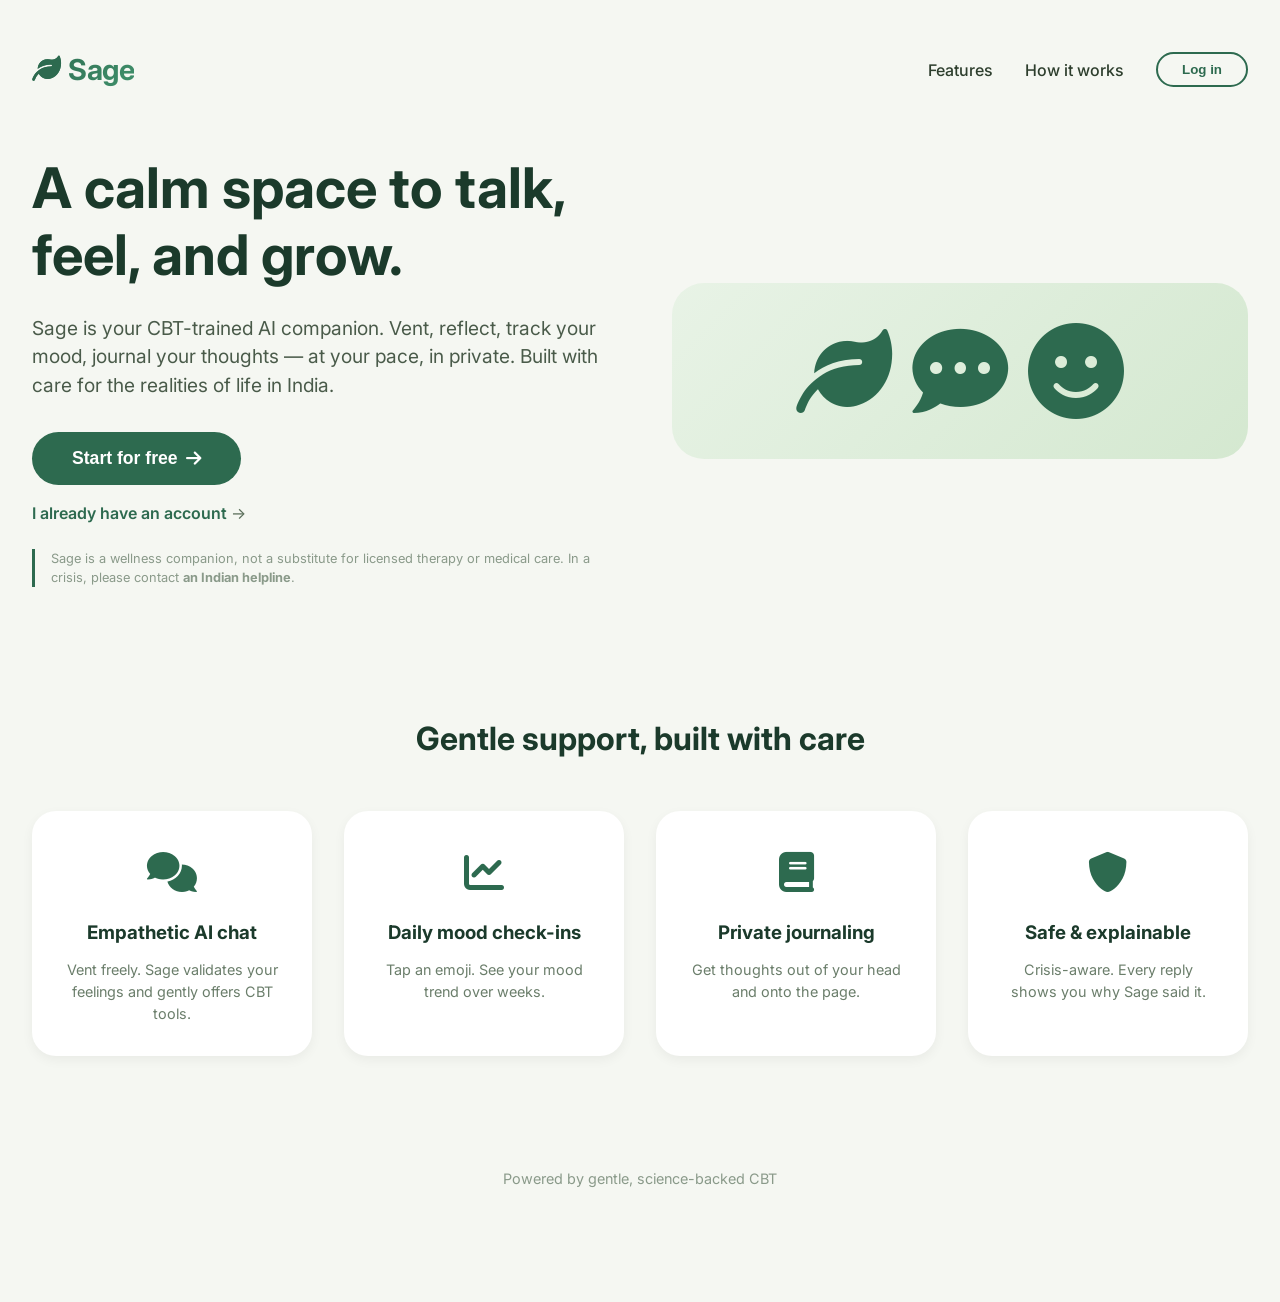
<file: frontend/index.html>
<!DOCTYPE html>
<html lang="en">
<head>
    <meta charset="UTF-8">
    <meta name="viewport" content="width=device-width, initial-scale=1.0, viewport-fit=cover">
    <title>Sage | AI Mental Health Companion for India</title>
    <link href="https://fonts.googleapis.com/css2?family=Inter:opsz,wght@14..32,300;14..32,400;14..32,500;14..32,600;14..32,700&display=swap" rel="stylesheet">
    <link rel="stylesheet" href="https://cdnjs.cloudflare.com/ajax/libs/font-awesome/6.0.0-beta3/css/all.min.css">
    <style>
        * {
            margin: 0;
            padding: 0;
            box-sizing: border-box;
        }

        body {
            font-family: 'Inter', sans-serif;
            background: #F5F7F2;
            color: #2D3E2D;
            line-height: 1.5;
            min-height: 100vh;
        }

        /* Landing Page Styles */
        .landing-container {
            max-width: 1280px;
            margin: 0 auto;
            padding: 2rem 2rem 4rem;
        }

        /* Navigation */
        .navbar {
            display: flex;
            justify-content: space-between;
            align-items: center;
            padding: 1rem 0 2rem;
            flex-wrap: wrap;
            gap: 1rem;
        }

        .logo {
            font-size: 1.8rem;
            font-weight: 700;
            letter-spacing: -0.02em;
            background: linear-gradient(135deg, #2D6A4F, #40916C);
            -webkit-background-clip: text;
            background-clip: text;
            color: transparent;
            display: flex;
            align-items: center;
            gap: 8px;
        }

        .logo i {
            background: none;
            -webkit-background-clip: unset;
            background-clip: unset;
            color: #2D6A4F;
        }

        .nav-links {
            display: flex;
            gap: 2rem;
            align-items: center;
            flex-wrap: wrap;
        }

        .nav-links a {
            text-decoration: none;
            color: #2D3E2D;
            font-weight: 500;
            transition: color 0.2s;
        }

        .nav-links a:hover {
            color: #2D6A4F;
        }

        .btn-login {
            background: transparent;
            border: 2px solid #2D6A4F;
            padding: 0.5rem 1.5rem;
            border-radius: 100px;
            cursor: pointer;
            font-weight: 600;
            color: #2D6A4F;
            transition: all 0.2s;
        }

        .btn-login:hover {
            background: #2D6A4F;
            color: white;
        }

        /* Hero Section */
        .hero {
            display: grid;
            grid-template-columns: 1fr 1fr;
            gap: 4rem;
            padding: 2rem 0 4rem;
            align-items: center;
        }

        .hero h1 {
            font-size: 3.5rem;
            font-weight: 700;
            line-height: 1.2;
            margin-bottom: 1.5rem;
            color: #1B3A2B;
        }

        .hero p {
            font-size: 1.2rem;
            color: #4A5B4A;
            margin-bottom: 2rem;
        }

        .btn-start {
            background: #2D6A4F;
            color: white;
            border: none;
            padding: 1rem 2.5rem;
            border-radius: 100px;
            font-size: 1.1rem;
            font-weight: 600;
            cursor: pointer;
            transition: all 0.2s;
            display: inline-flex;
            align-items: center;
            gap: 0.5rem;
        }

        .btn-start:hover {
            background: #1B4D3E;
            transform: translateY(-2px);
        }

        .login-link {
            margin-top: 1rem;
            color: #5A6E5A;
        }

        .login-link a {
            color: #2D6A4F;
            text-decoration: none;
            font-weight: 600;
            cursor: pointer;
        }

        .disclaimer {
            font-size: 0.8rem;
            color: #8A9A8A;
            margin-top: 1.5rem;
            border-left: 3px solid #2D6A4F;
            padding-left: 1rem;
        }

        .hero-image {
            background: linear-gradient(135deg, #E8F3E6, #D4E8D0);
            border-radius: 2rem;
            padding: 2rem;
            text-align: center;
        }

        .hero-image i {
            font-size: 6rem;
            color: #2D6A4F;
            margin: 0.5rem;
        }

        /* Features Grid */
        .features {
            padding: 4rem 0;
        }

        .features h2 {
            text-align: center;
            font-size: 2rem;
            margin-bottom: 3rem;
            color: #1B3A2B;
        }

        .features-grid {
            display: grid;
            grid-template-columns: repeat(auto-fit, minmax(250px, 1fr));
            gap: 2rem;
        }

        .feature-card {
            background: white;
            padding: 2rem;
            border-radius: 1.5rem;
            text-align: center;
            box-shadow: 0 4px 12px rgba(0,0,0,0.05);
            transition: transform 0.2s;
        }

        .feature-card:hover {
            transform: translateY(-5px);
        }

        .feature-icon {
            font-size: 2.5rem;
            color: #2D6A4F;
            margin-bottom: 1rem;
        }

        .feature-card h3 {
            margin-bottom: 0.75rem;
            color: #1B3A2B;
        }

        .feature-card p {
            color: #6B7E6B;
            font-size: 0.9rem;
        }

        .powered-by {
            text-align: center;
            padding: 3rem 0;
            color: #8A9A8A;
            font-size: 0.9rem;
        }

        /* Login Modal */
        .modal {
            display: none;
            position: fixed;
            top: 0;
            left: 0;
            width: 100%;
            height: 100%;
            background: rgba(0,0,0,0.5);
            justify-content: center;
            align-items: center;
            z-index: 1000;
        }

        .modal.active {
            display: flex;
        }

        .modal-content {
            background: white;
            border-radius: 2rem;
            padding: 2rem;
            max-width: 450px;
            width: 90%;
            position: relative;
        }

        .close-modal {
            position: absolute;
            top: 1rem;
            right: 1.5rem;
            font-size: 1.5rem;
            cursor: pointer;
            color: #8A9A8A;
        }

        .modal h2 {
            color: #1B3A2B;
            margin-bottom: 1.5rem;
        }

        .modal input {
            width: 100%;
            padding: 1rem;
            margin-bottom: 1rem;
            border: 1px solid #D4E0D0;
            border-radius: 1rem;
            font-size: 1rem;
            font-family: 'Inter', sans-serif;
        }

        .modal button {
            width: 100%;
            padding: 1rem;
            background: #2D6A4F;
            color: white;
            border: none;
            border-radius: 1rem;
            font-size: 1rem;
            font-weight: 600;
            cursor: pointer;
            margin-top: 0.5rem;
        }

        .google-btn {
            background: white !important;
            color: #2D3E2D !important;
            border: 1px solid #D4E0D0 !important;
            display: flex;
            align-items: center;
            justify-content: center;
            gap: 0.5rem;
        }

        .google-btn i {
            font-size: 1.2rem;
        }

        .divider {
            text-align: center;
            margin: 1rem 0;
            color: #8A9A8A;
            font-size: 0.8rem;
        }

        .switch-mode {
            text-align: center;
            margin-top: 1rem;
            color: #6B7E6B;
        }

        .switch-mode a {
            color: #2D6A4F;
            cursor: pointer;
            text-decoration: none;
            font-weight: 600;
        }

        .dev-badge {
            text-align: center;
            margin-top: 1rem;
            font-size: 0.7rem;
            color: #B0C4A0;
        }

        @media (max-width: 768px) {
            .hero {
                grid-template-columns: 1fr;
                text-align: center;
            }
            .hero h1 {
                font-size: 2.5rem;
            }
            .navbar {
                flex-direction: column;
            }
            .disclaimer {
                text-align: left;
            }
        }
    </style>
</head>
<body>
    <div class="landing-container">
        <nav class="navbar">
            <div class="logo">
                <i class="fas fa-leaf"></i> Sage
            </div>
            <div class="nav-links">
                <a href="#features">Features</a>
                <a href="#how-it-works">How it works</a>
                <button class="btn-login" onclick="openLoginModal()">Log in</button>
            </div>
        </nav>

        <div class="hero">
            <div>
                <h1>A calm space to talk, feel, and grow.</h1>
                <p>Sage is your CBT-trained AI companion. Vent, reflect, track your mood, journal your thoughts — at your pace, in private. Built with care for the realities of life in India.</p>
                <button class="btn-start" onclick="openLoginModal()">Start for free <i class="fas fa-arrow-right"></i></button>
                <div class="login-link"><a onclick="openLoginModal()">I already have an account</a> →</div>
                <div class="disclaimer">Sage is a wellness companion, not a substitute for licensed therapy or medical care. In a crisis, please contact <strong>an Indian helpline</strong>.</div>
            </div>
            <div class="hero-image">
                <i class="fas fa-leaf"></i>
                <i class="fas fa-comment-dots"></i>
                <i class="fas fa-smile"></i>
            </div>
        </div>

        <div class="features" id="features">
            <h2>Gentle support, built with care</h2>
            <div class="features-grid">
                <div class="feature-card">
                    <div class="feature-icon"><i class="fas fa-comments"></i></div>
                    <h3>Empathetic AI chat</h3>
                    <p>Vent freely. Sage validates your feelings and gently offers CBT tools.</p>
                </div>
                <div class="feature-card">
                    <div class="feature-icon"><i class="fas fa-chart-line"></i></div>
                    <h3>Daily mood check-ins</h3>
                    <p>Tap an emoji. See your mood trend over weeks.</p>
                </div>
                <div class="feature-card">
                    <div class="feature-icon"><i class="fas fa-book"></i></div>
                    <h3>Private journaling</h3>
                    <p>Get thoughts out of your head and onto the page.</p>
                </div>
                <div class="feature-card">
                    <div class="feature-icon"><i class="fas fa-shield-alt"></i></div>
                    <h3>Safe & explainable</h3>
                    <p>Crisis-aware. Every reply shows you why Sage said it.</p>
                </div>
            </div>
        </div>

        <div class="powered-by">Powered by gentle, science-backed CBT</div>
    </div>

    <!-- Login Modal -->
    <div id="loginModal" class="modal">
        <div class="modal-content">
            <span class="close-modal" onclick="closeLoginModal()">&times;</span>
            <h2 id="modalTitle">Sign in to Sage</h2>
            <button id="googleBtn" class="google-btn" onclick="handleGoogleLogin()">
                <i class="fab fa-google"></i> Continue with Google
            </button>
            <div id="googleInfo" class="dev-badge"></div>
            <div class="divider">or</div>
            <input type="text" id="loginUsername" placeholder="Username or Email">
            <input type="password" id="loginPassword" placeholder="Password">
            <button id="submitBtn" onclick="handleAuth()">Continue</button>
            <div class="switch-mode">
                <span id="switchText">Don't have an account?</span>
                <a id="switchLink" onclick="toggleAuthMode()">Sign up</a>
            </div>
            <div class="dev-badge">Development mode</div>
        </div>
    </div>

    <script>
        // API Configuration
        const API_URL = 'https://sage-ai-based-mental-health-support-system-production.up.railway.app/api';
        let isLoginMode = true;
        let authToken = localStorage.getItem('token');

        // Modal functions
        function openLoginModal() {
            document.getElementById('loginModal').classList.add('active');
        }

        function closeLoginModal() {
            document.getElementById('loginModal').classList.remove('active');
        }

        function toggleAuthMode() {
            isLoginMode = !isLoginMode;
            if (isLoginMode) {
                document.getElementById('modalTitle').innerText = 'Sign in to Sage';
                document.getElementById('submitBtn').innerText = 'Continue';
                document.getElementById('switchText').innerText = "Don't have an account?";
                document.getElementById('switchLink').innerText = 'Sign up';
            } else {
                document.getElementById('modalTitle').innerText = 'Create account';
                document.getElementById('submitBtn').innerText = 'Sign up';
                document.getElementById('switchText').innerText = 'Already have an account?';
                document.getElementById('switchLink').innerText = 'Sign in';
            }
        }

        async function handleAuth() {
            const username = document.getElementById('loginUsername').value.trim();
            const password = document.getElementById('loginPassword').value;
            const endpoint = isLoginMode ? `${API_URL}/auth/login` : `${API_URL}/auth/register`;

            if (!username || !password) {
                alert('Please enter username and password');
                return;
            }

            try {
                const response = await fetch(endpoint, {
                    method: 'POST',
                    headers: { 'Content-Type': 'application/json' },
                    body: JSON.stringify({ username, password })
                });
                const data = await response.json();
                
                if (response.ok) {
                    localStorage.setItem('token', data.data.token);
                    localStorage.setItem('user', JSON.stringify(data.data.user));
                    window.location.href = 'dashboard.html';
                } else {
                    alert(data.error || 'Authentication failed');
                }
            } catch (error) {
                // Demo mode fallback
                if (username === 'testuser' && password === 'pass123') {
                    localStorage.setItem('token', 'demo-token');
                    localStorage.setItem('user', JSON.stringify({ username: 'testuser', streak: 3 }));
                    window.location.href = 'dashboard.html';
                } else {
                    alert('Invalid credentials. Use testuser / pass123 for demo');
                }
            }
        }

        function handleGoogleLogin() {
            window.location.href = 'https://sage-ai-based-mental-health-support-system-production.up.railway.app/api/auth/google';
        }

        const params = new URLSearchParams(window.location.search);
        const error = params.get('error');
        if (error === 'google_auth_failed') {
            document.getElementById('googleInfo').innerText = 'Google sign-in failed. Please try again.';
            openLoginModal();
        } else if (error === 'google_oauth_not_configured') {
            document.getElementById('googleInfo').innerText = 'Google OAuth is not configured on the server yet.';
            openLoginModal();
        }

        // Close modal on outside click
        window.onclick = function(event) {
            const modal = document.getElementById('loginModal');
            if (event.target === modal) closeLoginModal();
        }

        // Auto redirect if already logged in
        if (authToken && window.location.pathname.includes('index.html')) {
            window.location.href = 'dashboard.html';
        }
    </script>
</body>
</html>
</file>
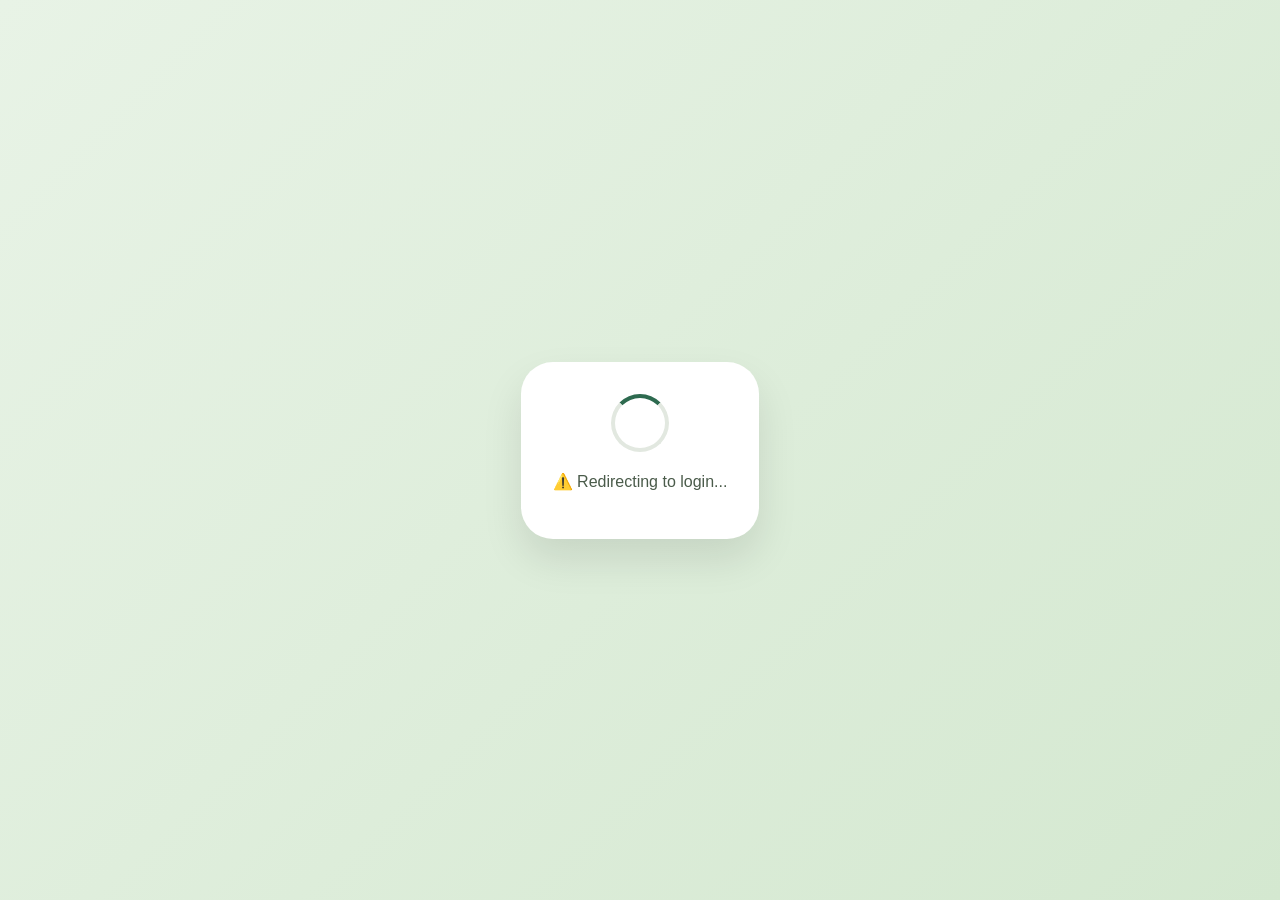
<file: frontend/auth-callback.html>
<!DOCTYPE html>
<html lang="en">
<head>
    <meta charset="UTF-8">
    <meta name="viewport" content="width=device-width, initial-scale=1.0">
    <title>Logging in...</title>
    <style>
        body {
            font-family: 'Inter', sans-serif;
            background: linear-gradient(135deg, #e8f3e6, #d4e8d0);
            display: flex;
            justify-content: center;
            align-items: center;
            height: 100vh;
            margin: 0;
        }
        .loader {
            text-align: center;
            background: white;
            padding: 2rem;
            border-radius: 2rem;
            box-shadow: 0 20px 40px rgba(0,0,0,0.1);
        }
        .spinner {
            width: 50px;
            height: 50px;
            border: 4px solid #E2E8E0;
            border-top-color: #2D6A4F;
            border-radius: 50%;
            animation: spin 1s linear infinite;
            margin: 0 auto 20px;
        }
        @keyframes spin {
            to { transform: rotate(360deg); }
        }
        p { color: #4A5B4A; }
    </style>
</head>
<body>
    <div class="loader">
        <div class="spinner"></div>
        <p id="message">🌿 Logging you in with Google...</p>
    </div>
    <script>
        const urlParams = new URLSearchParams(window.location.search);
        const token = urlParams.get('token');
        const username = urlParams.get('user');
        const error = urlParams.get('error');
        
        if (error) {
            document.getElementById('message').innerHTML = '❌ Login failed. Redirecting...';
            setTimeout(() => window.location.href = 'login.html', 2000);
        } else if (token && username) {
            localStorage.setItem('token', token);
            localStorage.setItem('user', JSON.stringify({ username: username }));
            document.getElementById('message').innerHTML = '✅ Login successful! Redirecting...';
            setTimeout(() => window.location.href = 'dashboard.html', 1000);
        } else {
            document.getElementById('message').innerHTML = '⚠️ Redirecting to login...';
            setTimeout(() => window.location.href = 'login.html', 2000);
        }
    </script>
</body>
</html>
</file>
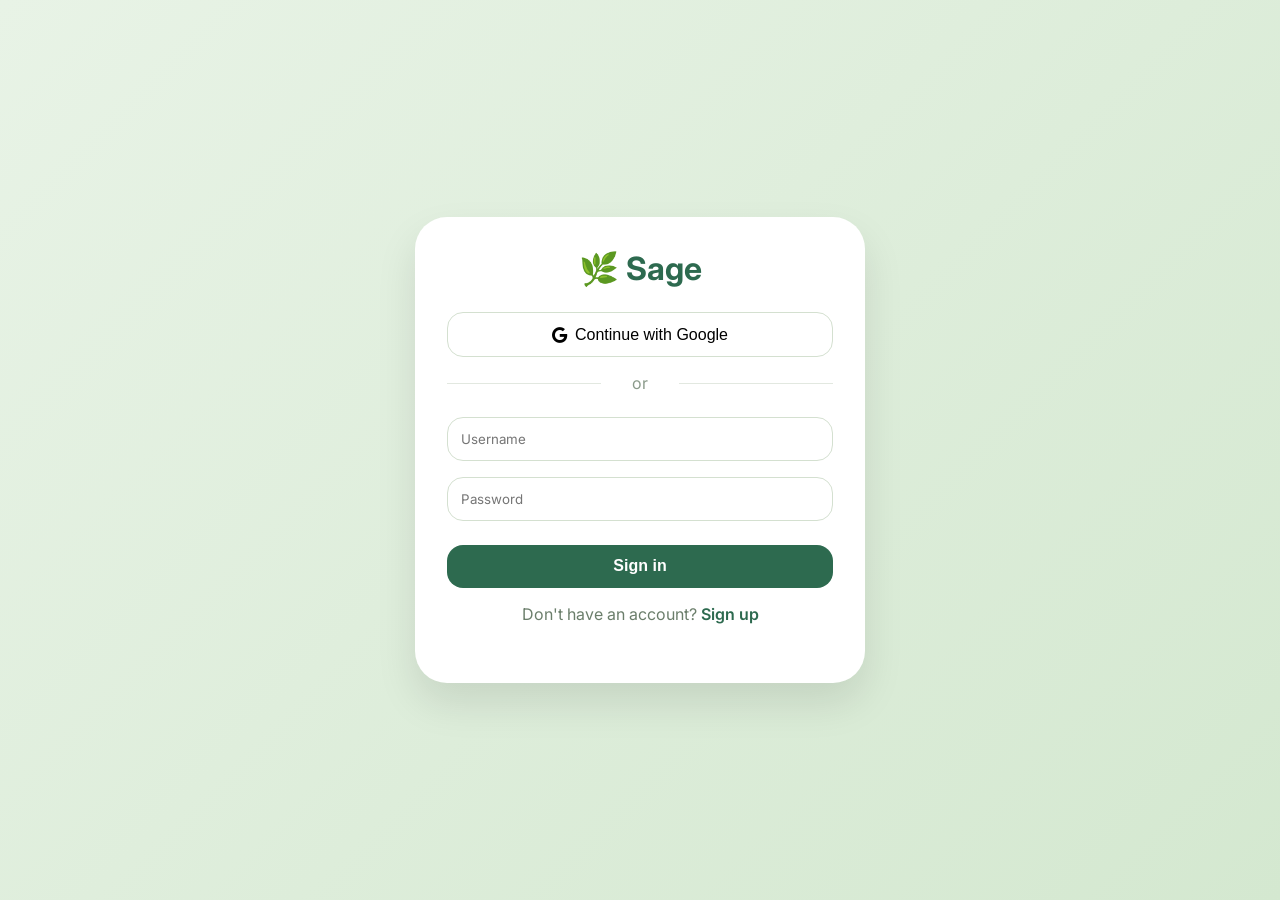
<file: frontend/helplines.html>
<!DOCTYPE html>
<html lang="en">
<head>
    <meta charset="UTF-8">
    <meta name="viewport" content="width=device-width, initial-scale=1.0, viewport-fit=cover">
    <title>Helplines | Sage Mental Health Support</title>
    <link href="https://fonts.googleapis.com/css2?family=Inter:opsz,wght@14..32,300;14..32,400;14..32,500;14..32,600;14..32,700&display=swap" rel="stylesheet">
    <link rel="stylesheet" href="https://cdnjs.cloudflare.com/ajax/libs/font-awesome/6.0.0-beta3/css/all.min.css">
    <style>
        * {
            margin: 0;
            padding: 0;
            box-sizing: border-box;
        }

        body {
            font-family: 'Inter', sans-serif;
            background: #F5F7F2;
            color: #2D3E2D;
            min-height: 100vh;
        }

        /* Navbar */
        .navbar {
            background: white;
            padding: 0.8rem 2rem;
            display: flex;
            justify-content: space-between;
            align-items: center;
            flex-wrap: wrap;
            gap: 1rem;
            border-bottom: 1px solid #E2E8E0;
        }

        .logo {
            font-size: 1.4rem;
            font-weight: 700;
            background: linear-gradient(135deg, #2D6A4F, #40916C);
            -webkit-background-clip: text;
            background-clip: text;
            color: transparent;
            display: flex;
            align-items: center;
            gap: 8px;
        }

        .nav-links {
            display: flex;
            gap: 1.5rem;
            align-items: center;
        }

        .nav-links a {
            text-decoration: none;
            color: #4A5B4A;
            font-weight: 500;
        }

        .nav-links a:hover, .nav-links a.active {
            color: #2D6A4F;
        }

        .logout-btn {
            background: transparent;
            border: 1px solid #D4E0D0;
            padding: 0.4rem 1rem;
            border-radius: 40px;
            cursor: pointer;
            color: #4A5B4A;
        }

        /* Main Container */
        .helplines-container {
            max-width: 1000px;
            margin: 0 auto;
            padding: 2rem;
        }

        /* Hero Section */
        .hero-section {
            text-align: center;
            margin-bottom: 2.5rem;
        }

        .hero-section h1 {
            font-size: 2.5rem;
            color: #1B3A2B;
            margin-bottom: 0.5rem;
        }

        .hero-section p {
            color: #4A5B4A;
            font-size: 1.1rem;
        }

        .emergency-badge {
            background: #FEE2E2;
            color: #DC2626;
            display: inline-block;
            padding: 0.5rem 1rem;
            border-radius: 40px;
            font-size: 0.85rem;
            font-weight: 600;
            margin-top: 1rem;
        }

        /* Helplines Grid */
        .helplines-grid {
            display: flex;
            flex-direction: column;
            gap: 1.5rem;
            margin-bottom: 2rem;
        }

        .helpline-card {
            background: white;
            border-radius: 1.5rem;
            padding: 1.5rem;
            border: 1px solid #E2E8E0;
            transition: transform 0.2s, box-shadow 0.2s;
        }

        .helpline-card:hover {
            transform: translateY(-2px);
            box-shadow: 0 8px 24px rgba(0,0,0,0.1);
        }

        .helpline-header {
            display: flex;
            align-items: center;
            gap: 1rem;
            margin-bottom: 1rem;
            flex-wrap: wrap;
        }

        .helpline-icon {
            font-size: 2rem;
        }

        .helpline-name {
            font-size: 1.3rem;
            font-weight: 700;
            color: #1B3A2B;
        }

        .helpline-number {
            font-size: 1.5rem;
            font-weight: 700;
            color: #2D6A4F;
            margin: 0.5rem 0;
            display: flex;
            align-items: center;
            gap: 0.5rem;
            flex-wrap: wrap;
        }

        .copy-btn {
            background: #F5F7F2;
            border: 1px solid #D4E0D0;
            padding: 0.3rem 0.8rem;
            border-radius: 40px;
            font-size: 0.7rem;
            cursor: pointer;
        }

        .copy-btn:hover {
            background: #2D6A4F;
            color: white;
        }

        .helpline-details {
            display: flex;
            flex-wrap: wrap;
            gap: 1rem;
            margin: 0.75rem 0;
        }

        .detail-tag {
            background: #F5F7F2;
            padding: 0.3rem 0.8rem;
            border-radius: 20px;
            font-size: 0.75rem;
            display: flex;
            align-items: center;
            gap: 0.3rem;
        }

        .helpline-description {
            color: #4A5B4A;
            font-size: 0.9rem;
            line-height: 1.5;
            margin-top: 0.75rem;
        }

        .call-btn {
            display: inline-flex;
            align-items: center;
            gap: 0.5rem;
            background: #2D6A4F;
            color: white;
            padding: 0.6rem 1.2rem;
            border-radius: 40px;
            text-decoration: none;
            font-weight: 600;
            margin-top: 1rem;
            transition: background 0.2s;
        }

        .call-btn:hover {
            background: #1B4D3E;
        }

        /* Disclaimer */
        .disclaimer-box {
            background: #FFF5E6;
            border-left: 4px solid #E67E22;
            padding: 1.5rem;
            border-radius: 1rem;
            margin-top: 2rem;
        }

        .disclaimer-box p {
            color: #8A5A2A;
            font-size: 0.85rem;
            line-height: 1.5;
        }

        .emergency-footer {
            background: #FEE2E2;
            text-align: center;
            padding: 1rem;
            border-radius: 1rem;
            margin-top: 1rem;
        }

        .emergency-footer a {
            color: #DC2626;
            font-weight: 600;
            text-decoration: none;
        }

        @media (max-width: 768px) {
            .helplines-container {
                padding: 1rem;
            }
            .hero-section h1 {
                font-size: 1.8rem;
            }
            .helpline-number {
                font-size: 1.2rem;
            }
            .helpline-name {
                font-size: 1.1rem;
            }
        }
    </style>
</head>
<body>
    <nav class="navbar">
        <div class="logo">
            <i class="fas fa-leaf"></i> Sage
        </div>
        <div class="nav-links">
            <a href="dashboard.html">Dashboard</a>
            <a href="chat.html">Chat</a>
            <a href="journal.html">Journal</a>
            <a href="helplines.html" class="active">Helplines</a>
        </div>
        <button class="logout-btn" onclick="logout()">Logout</button>
    </nav>

    <div class="helplines-container">
        <div class="hero-section">
            <h1>You are not alone.</h1>
            <p>If you're in distress or thinking about hurting yourself, please reach out to one of these free, confidential helplines in India. Trained humans are ready to listen.</p>
            <div class="emergency-badge">
                <i class="fas fa-exclamation-triangle"></i> Emergency: Call 112 for immediate danger
            </div>
        </div>

        <div class="helplines-grid" id="helplinesGrid">
            <!-- Helplines will be loaded dynamically -->
            <div class="helpline-card">
                <div class="helpline-header">
                    <div class="helpline-icon">🇮🇳</div>
                    <div class="helpline-name">KIRAN — Govt of India National Helpline</div>
                </div>
                <div class="helpline-number">
                    1800-599-0019
                    <button class="copy-btn" onclick="copyNumber('1800-599-0019')"><i class="fas fa-copy"></i> Copy</button>
                </div>
                <div class="helpline-details">
                    <span class="detail-tag"><i class="far fa-clock"></i> 24×7, Toll-free</span>
                    <span class="detail-tag"><i class="fas fa-map-marker-alt"></i> All India</span>
                    <span class="detail-tag"><i class="fas fa-language"></i> 13 languages</span>
                </div>
                <div class="helpline-description">
                    Government of India's national mental health rehabilitation helpline. Free counselling and referrals.
                </div>
                <a href="tel:18005990019" class="call-btn"><i class="fas fa-phone"></i> Call Now</a>
            </div>

            <div class="helpline-card">
                <div class="helpline-header">
                    <div class="helpline-icon">📞</div>
                    <div class="helpline-name">iCall (TISS)</div>
                </div>
                <div class="helpline-number">
                    +91-9152987821
                    <button class="copy-btn" onclick="copyNumber('9152987821')"><i class="fas fa-copy"></i> Copy</button>
                </div>
                <div class="helpline-details">
                    <span class="detail-tag"><i class="far fa-clock"></i> Mon–Sat, 8 AM – 10 PM</span>
                    <span class="detail-tag"><i class="fas fa-map-marker-alt"></i> All India</span>
                    <span class="detail-tag"><i class="fas fa-envelope"></i> icall@tiss.edu</span>
                </div>
                <div class="helpline-description">
                    Free telephone and email counselling by trained mental health professionals from Tata Institute of Social Sciences.
                </div>
                <a href="tel:+919152987821" class="call-btn"><i class="fas fa-phone"></i> Call Now</a>
            </div>

            <div class="helpline-card">
                <div class="helpline-header">
                    <div class="helpline-icon">💚</div>
                    <div class="helpline-name">Vandrevala Foundation</div>
                </div>
                <div class="helpline-number">
                    1860-2662-345
                    <button class="copy-btn" onclick="copyNumber('18602662345')"><i class="fas fa-copy"></i> Copy</button>
                </div>
                <div class="helpline-details">
                    <span class="detail-tag"><i class="far fa-clock"></i> 24×7, Free</span>
                    <span class="detail-tag"><i class="fas fa-map-marker-alt"></i> All India</span>
                </div>
                <div class="helpline-description">
                    Free 24/7 mental health support, crisis intervention, and counselling.
                </div>
                <a href="tel:18602662345" class="call-btn"><i class="fas fa-phone"></i> Call Now</a>
            </div>

            <div class="helpline-card">
                <div class="helpline-header">
                    <div class="helpline-icon">🤝</div>
                    <div class="helpline-name">AASRA</div>
                </div>
                <div class="helpline-number">
                    +91-9820466726
                    <button class="copy-btn" onclick="copyNumber('9820466726')"><i class="fas fa-copy"></i> Copy</button>
                </div>
                <div class="helpline-details">
                    <span class="detail-tag"><i class="far fa-clock"></i> 24×7</span>
                    <span class="detail-tag"><i class="fas fa-map-marker-alt"></i> All India</span>
                </div>
                <div class="helpline-description">
                    Suicide prevention helpline offering confidential emotional support.
                </div>
                <a href="tel:+919820466726" class="call-btn"><i class="fas fa-phone"></i> Call Now</a>
            </div>

            <div class="helpline-card">
                <div class="helpline-header">
                    <div class="helpline-icon">🏥</div>
                    <div class="helpline-name">NIMHANS Helpline</div>
                </div>
                <div class="helpline-number">
                    080-46110007
                    <button class="copy-btn" onclick="copyNumber('08046110007')"><i class="fas fa-copy"></i> Copy</button>
                </div>
                <div class="helpline-details">
                    <span class="detail-tag"><i class="far fa-clock"></i> 24×7</span>
                    <span class="detail-tag"><i class="fas fa-map-marker-alt"></i> All India</span>
                </div>
                <div class="helpline-description">
                    National Institute of Mental Health and Neuro-Sciences toll-free psychosocial helpline.
                </div>
                <a href="tel:08046110007" class="call-btn"><i class="fas fa-phone"></i> Call Now</a>
            </div>

            <div class="helpline-card">
                <div class="helpline-header">
                    <div class="helpline-icon">🌿</div>
                    <div class="helpline-name">Snehi</div>
                </div>
                <div class="helpline-number">
                    +91-9582208181
                    <button class="copy-btn" onclick="copyNumber('9582208181')"><i class="fas fa-copy"></i> Copy</button>
                </div>
                <div class="helpline-details">
                    <span class="detail-tag"><i class="far fa-clock"></i> 10 AM – 10 PM</span>
                    <span class="detail-tag"><i class="fas fa-map-marker-alt"></i> All India</span>
                </div>
                <div class="helpline-description">
                    Emotional support helpline for anyone in distress, particularly young adults.
                </div>
                <a href="tel:+919582208181" class="call-btn"><i class="fas fa-phone"></i> Call Now</a>
            </div>
        </div>

        <div class="disclaimer-box">
            <p><strong>⚠️ Important:</strong> Sage is a wellness companion and not a substitute for professional mental health care. These helplines are staffed by trained professionals who can provide immediate support. In a medical emergency, please go to your nearest hospital or call 112.</p>
        </div>

        <div class="emergency-footer">
            <i class="fas fa-ambulance"></i> Emergency Services (India): <a href="tel:112">112</a> (24×7 for police, fire, medical)
        </div>
    </div>

    <script>
        const token = localStorage.getItem('token');
        if (!token) {
            window.location.href = 'login.html';
        }

        function logout() {
            localStorage.removeItem('token');
            localStorage.removeItem('user');
            window.location.href = 'index.html';
        }

        function copyNumber(number) {
            navigator.clipboard.writeText(number).then(() => {
                alert(`📞 Number ${number} copied to clipboard!`);
            }).catch(() => {
                alert('Could not copy. Please dial manually.');
            });
        }

        // Track helpline clicks for analytics (optional)
        function trackHelplineClick(helplineName) {
            console.log(`Helpline accessed: ${helplineName}`);
            // In production, you could send this to analytics
        }

        // Add click tracking to all call buttons
        document.querySelectorAll('.call-btn').forEach(btn => {
            btn.addEventListener('click', function() {
                const card = this.closest('.helpline-card');
                const name = card.querySelector('.helpline-name')?.innerText;
                if (name) trackHelplineClick(name);
            });
        });
    </script>
</body>
</html>
</file>
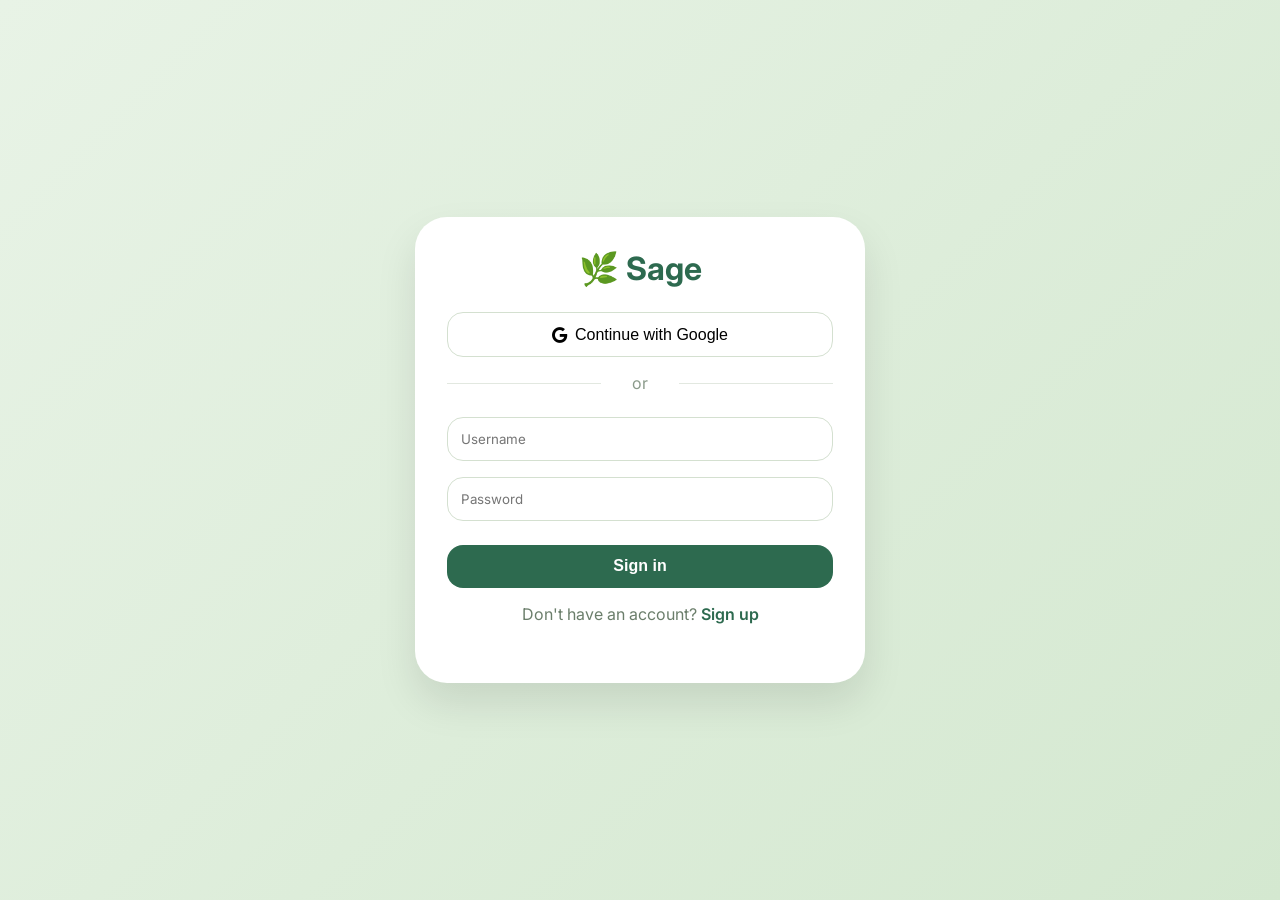
<file: frontend/journal.html>
<!DOCTYPE html>
<html lang="en">
<head>
    <meta charset="UTF-8">
    <meta name="viewport" content="width=device-width, initial-scale=1.0, viewport-fit=cover">
    <title>Journal | Sage Mental Health Companion</title>
    <link href="https://fonts.googleapis.com/css2?family=Inter:opsz,wght@14..32,300;14..32,400;14..32,500;14..32,600;14..32,700&display=swap" rel="stylesheet">
    <link rel="stylesheet" href="https://cdnjs.cloudflare.com/ajax/libs/font-awesome/6.0.0-beta3/css/all.min.css">
    <style>
        * {
            margin: 0;
            padding: 0;
            box-sizing: border-box;
        }

        body {
            font-family: 'Inter', sans-serif;
            background: #F5F7F2;
            color: #2D3E2D;
            min-height: 100vh;
        }

        /* Navbar */
        .navbar {
            background: white;
            padding: 0.8rem 2rem;
            display: flex;
            justify-content: space-between;
            align-items: center;
            flex-wrap: wrap;
            gap: 1rem;
            border-bottom: 1px solid #E2E8E0;
        }

        .logo {
            font-size: 1.4rem;
            font-weight: 700;
            background: linear-gradient(135deg, #2D6A4F, #40916C);
            -webkit-background-clip: text;
            background-clip: text;
            color: transparent;
            display: flex;
            align-items: center;
            gap: 8px;
        }

        .nav-links {
            display: flex;
            gap: 1.5rem;
            align-items: center;
        }

        .nav-links a {
            text-decoration: none;
            color: #4A5B4A;
            font-weight: 500;
        }

        .nav-links a:hover, .nav-links a.active {
            color: #2D6A4F;
        }

        .logout-btn {
            background: transparent;
            border: 1px solid #D4E0D0;
            padding: 0.4rem 1rem;
            border-radius: 40px;
            cursor: pointer;
            color: #4A5B4A;
        }

        /* Main Container */
        .journal-container {
            max-width: 1200px;
            margin: 0 auto;
            padding: 2rem;
        }

        /* Header */
        .journal-header {
            display: flex;
            justify-content: space-between;
            align-items: center;
            margin-bottom: 2rem;
            flex-wrap: wrap;
            gap: 1rem;
        }

        .journal-header h1 {
            font-size: 1.8rem;
            color: #1B3A2B;
        }

        .new-entry-btn {
            background: #2D6A4F;
            color: white;
            border: none;
            padding: 0.8rem 1.5rem;
            border-radius: 40px;
            font-size: 0.9rem;
            font-weight: 600;
            cursor: pointer;
            display: flex;
            align-items: center;
            gap: 0.5rem;
        }

        .new-entry-btn:hover {
            background: #1B4D3E;
        }

        /* Two Column Layout */
        .journal-layout {
            display: grid;
            grid-template-columns: 300px 1fr;
            gap: 2rem;
        }

        /* Prompts Sidebar */
        .prompts-sidebar {
            background: white;
            border-radius: 1.5rem;
            padding: 1.5rem;
            border: 1px solid #E2E8E0;
            height: fit-content;
        }

        .prompts-sidebar h3 {
            margin-bottom: 1rem;
            color: #1B3A2B;
        }

        .prompt-list {
            display: flex;
            flex-direction: column;
            gap: 0.75rem;
        }

        .prompt-item {
            padding: 0.75rem;
            background: #F5F7F2;
            border-radius: 1rem;
            font-size: 0.85rem;
            cursor: pointer;
            transition: all 0.2s;
        }

        .prompt-item:hover {
            background: #2D6A4F;
            color: white;
        }

        .random-prompt-btn {
            width: 100%;
            margin-top: 1rem;
            padding: 0.6rem;
            background: transparent;
            border: 1px solid #D4E0D0;
            border-radius: 40px;
            cursor: pointer;
            font-size: 0.85rem;
        }

        /* Entries List */
        .entries-section {
            background: white;
            border-radius: 1.5rem;
            padding: 1.5rem;
            border: 1px solid #E2E8E0;
        }

        .entries-header {
            display: flex;
            justify-content: space-between;
            align-items: center;
            margin-bottom: 1rem;
            flex-wrap: wrap;
        }

        .entries-header h3 {
            color: #1B3A2B;
        }

        .filter-buttons {
            display: flex;
            gap: 0.5rem;
        }

        .filter-btn {
            background: transparent;
            border: none;
            padding: 0.3rem 0.8rem;
            border-radius: 20px;
            cursor: pointer;
            font-size: 0.8rem;
        }

        .filter-btn.active {
            background: #2D6A4F;
            color: white;
        }

        /* Entry Card */
        .entry-card {
            border: 1px solid #E2E8E0;
            border-radius: 1rem;
            padding: 1rem;
            margin-bottom: 1rem;
            transition: all 0.2s;
        }

        .entry-card:hover {
            box-shadow: 0 4px 12px rgba(0,0,0,0.05);
        }

        .entry-header {
            display: flex;
            justify-content: space-between;
            align-items: center;
            margin-bottom: 0.75rem;
        }

        .entry-title {
            font-weight: 600;
            color: #1B3A2B;
        }

        .entry-date {
            font-size: 0.7rem;
            color: #8A9A8A;
        }

        .entry-content {
            font-size: 0.9rem;
            color: #4A5B4A;
            line-height: 1.5;
            margin-bottom: 0.75rem;
        }

        .entry-actions {
            display: flex;
            gap: 1rem;
        }

        .entry-actions button {
            background: transparent;
            border: none;
            color: #8A9A8A;
            cursor: pointer;
            font-size: 0.8rem;
        }

        .entry-actions button:hover {
            color: #2D6A4F;
        }

        /* Modal */
        .modal {
            display: none;
            position: fixed;
            top: 0;
            left: 0;
            width: 100%;
            height: 100%;
            background: rgba(0,0,0,0.5);
            justify-content: center;
            align-items: center;
            z-index: 1000;
        }

        .modal.active {
            display: flex;
        }

        .modal-content {
            background: white;
            border-radius: 1.5rem;
            padding: 2rem;
            max-width: 600px;
            width: 90%;
            max-height: 85vh;
            overflow-y: auto;
        }

        .modal-content h2 {
            margin-bottom: 1rem;
            color: #1B3A2B;
        }

        .modal-content input, .modal-content textarea {
            width: 100%;
            margin-bottom: 1rem;
            padding: 0.8rem;
            border: 1px solid #D4E0D0;
            border-radius: 0.75rem;
            font-family: 'Inter', sans-serif;
        }

        .modal-content textarea {
            min-height: 200px;
            resize: vertical;
        }

        .modal-actions {
            display: flex;
            gap: 1rem;
            justify-content: flex-end;
        }

        .modal-actions button {
            padding: 0.6rem 1.2rem;
            border-radius: 40px;
            cursor: pointer;
        }

        .save-btn {
            background: #2D6A4F;
            color: white;
            border: none;
        }

        .cancel-btn {
            background: transparent;
            border: 1px solid #D4E0D0;
        }

        .delete-btn {
            background: #DC2626;
            color: white;
            border: none;
        }

        .empty-state {
            text-align: center;
            padding: 3rem;
            color: #8A9A8A;
        }

        .prompt-suggestion {
            background: #E8F3E6;
            padding: 0.5rem 1rem;
            border-radius: 1rem;
            margin-bottom: 1rem;
            font-size: 0.85rem;
            cursor: pointer;
        }

        @media (max-width: 768px) {
            .journal-layout {
                grid-template-columns: 1fr;
            }
            .journal-container {
                padding: 1rem;
            }
        }
    </style>
</head>
<body>
    <nav class="navbar">
        <div class="logo">
            <i class="fas fa-leaf"></i> Sage
        </div>
        <div class="nav-links">
            <a href="dashboard.html">Dashboard</a>
            <a href="chat.html">Chat</a>
            <a href="journal.html" class="active">Journal</a>
            <a href="helplines.html">Helplines</a>
        </div>
        <button class="logout-btn" onclick="logout()">Logout</button>
    </nav>

    <div class="journal-container">
        <div class="journal-header">
            <h1><i class="fas fa-book"></i> Your journal</h1>
            <button class="new-entry-btn" onclick="openNewEntryModal()">
                <i class="fas fa-plus"></i> New entry
            </button>
        </div>

        <div class="journal-layout">
            <!-- Prompts Sidebar -->
            <div class="prompts-sidebar">
                <h3><i class="fas fa-lightbulb"></i> Writing prompts</h3>
                <div class="prompt-list" id="promptList">
                    <div class="prompt-item" onclick="usePrompt('What are three things you\'re grateful for today?')">🙏 What are three things you're grateful for today?</div>
                    <div class="prompt-item" onclick="usePrompt('How are you feeling right now, without judgment?')">💭 How are you feeling right now, without judgment?</div>
                    <div class="prompt-item" onclick="usePrompt('What\'s one small win you had today?')">⭐ What's one small win you had today?</div>
                    <div class="prompt-item" onclick="usePrompt('What\'s something you\'d like to let go of?')">🍃 What's something you'd like to let go of?</div>
                    <div class="prompt-item" onclick="usePrompt('Describe a moment today that made you smile.')">😊 Describe a moment today that made you smile.</div>
                </div>
                <button class="random-prompt-btn" onclick="getRandomPrompt()">
                    <i class="fas fa-random"></i> Get random prompt
                </button>
            </div>

            <!-- Entries Section -->
            <div class="entries-section">
                <div class="entries-header">
                    <h3>All entries</h3>
                    <div class="filter-buttons">
                        <button class="filter-btn active" onclick="filterEntries('all')">All</button>
                        <button class="filter-btn" onclick="filterEntries('favorite')">Favorites</button>
                    </div>
                </div>
                <div id="entriesList">
                    <div class="empty-state">
                        <i class="fas fa-pen" style="font-size: 2rem; margin-bottom: 0.5rem; display: block;"></i>
                        No entries yet<br>
                        Writing for just five minutes a day can lower stress. Start with one of the prompts above.
                    </div>
                </div>
            </div>
        </div>
    </div>

    <!-- Entry Modal -->
    <div id="entryModal" class="modal">
        <div class="modal-content">
            <h2 id="modalTitle">New journal entry</h2>
            <input type="text" id="entryTitle" placeholder="Title (optional)">
            <div id="promptDisplay" class="prompt-suggestion" style="display: none;"></div>
            <textarea id="entryContent" placeholder="Write your thoughts here..."></textarea>
            <div class="modal-actions">
                <button class="cancel-btn" onclick="closeEntryModal()">Cancel</button>
                <button class="save-btn" onclick="saveEntry()">Save</button>
            </div>
        </div>
    </div>

    <script>
        const API_URL = 'https://sage-ai-based-mental-health-support-system-production.up.railway.app/api';
        let currentEntries = [];
        let currentFilter = 'all';
        let editingEntryId = null;
        let currentPrompt = null;

        const token = localStorage.getItem('token');
        if (!token) {
            window.location.href = 'login.html';
        }

        function logout() {
            localStorage.removeItem('token');
            localStorage.removeItem('user');
            window.location.href = 'index.html';
        }

        // Load entries
        async function loadEntries() {
            try {
                const response = await fetch(`${API_URL}/journal/list?limit=50`, {
                    headers: { 'Authorization': `Bearer ${token}` }
                });
                if (response.ok) {
                    const data = await response.json();
                    if (data.success) {
                        currentEntries = data.data.entries;
                        renderEntries();
                    }
                }
            } catch (error) {
                // Demo data
                currentEntries = [];
                renderEntries();
            }
        }

        function renderEntries() {
            const container = document.getElementById('entriesList');
            let filtered = currentFilter === 'all' ? currentEntries : currentEntries.filter(e => e.is_favorite);
            
            if (filtered.length === 0) {
                container.innerHTML = `
                    <div class="empty-state">
                        <i class="fas fa-pen" style="font-size: 2rem; margin-bottom: 0.5rem; display: block;"></i>
                        No entries yet<br>
                        Writing for just five minutes a day can lower stress. Start with one of the prompts above.
                    </div>
                `;
                return;
            }
            
            container.innerHTML = filtered.map(entry => `
                <div class="entry-card">
                    <div class="entry-header">
                        <div class="entry-title">${escapeHtml(entry.title || 'Untitled')} ${entry.is_favorite ? '⭐' : ''}</div>
                        <div class="entry-date">${new Date(entry.created_at).toLocaleDateString()}</div>
                    </div>
                    <div class="entry-content">${escapeHtml(entry.preview || entry.content.substring(0, 150))}${entry.content?.length > 150 ? '...' : ''}</div>
                    <div class="entry-actions">
                        <button onclick="viewEntry(${entry.id})"><i class="fas fa-eye"></i> View</button>
                        <button onclick="editEntry(${entry.id})"><i class="fas fa-edit"></i> Edit</button>
                        <button onclick="toggleFavorite(${entry.id}, ${!entry.is_favorite})">
                            <i class="fas fa-star"></i> ${entry.is_favorite ? 'Unfavorite' : 'Favorite'}
                        </button>
                        <button onclick="deleteEntry(${entry.id})"><i class="fas fa-trash"></i> Delete</button>
                    </div>
                </div>
            `).join('');
        }

        function escapeHtml(text) {
            if (!text) return '';
            return text.replace(/[&<>]/g, function(m) {
                if (m === '&') return '&amp;';
                if (m === '<') return '&lt;';
                if (m === '>') return '&gt;';
                return m;
            });
        }

        function openNewEntryModal() {
            editingEntryId = null;
            currentPrompt = null;
            document.getElementById('modalTitle').innerText = 'New journal entry';
            document.getElementById('entryTitle').value = '';
            document.getElementById('entryContent').value = '';
            document.getElementById('promptDisplay').style.display = 'none';
            document.getElementById('entryModal').classList.add('active');
        }

        function usePrompt(prompt) {
            currentPrompt = prompt;
            document.getElementById('promptDisplay').style.display = 'block';
            document.getElementById('promptDisplay').innerHTML = `<i class="fas fa-quote-left"></i> ${prompt}`;
            document.getElementById('promptDisplay').onclick = () => {
                document.getElementById('entryContent').value = prompt + '\n\n';
                document.getElementById('entryContent').focus();
            };
        }

        async function getRandomPrompt() {
            try {
                const response = await fetch(`${API_URL}/journal/prompts/random`, {
                    headers: { 'Authorization': `Bearer ${token}` }
                });
                if (response.ok) {
                    const data = await response.json();
                    if (data.success) {
                        usePrompt(data.data.prompt);
                    }
                }
            } catch (error) {
                const prompts = [
                    "What are three things you're grateful for today?",
                    "How are you feeling right now, without judgment?",
                    "What's one small win you had today?",
                    "What's something you'd like to let go of?"
                ];
                usePrompt(prompts[Math.floor(Math.random() * prompts.length)]);
            }
        }

        async function saveEntry() {
            const title = document.getElementById('entryTitle').value;
            const content = document.getElementById('entryContent').value;
            
            if (!content.trim()) {
                alert('Please write something in your journal entry.');
                return;
            }
            
            const payload = {
                content: content,
                title: title,
                prompt_used: currentPrompt
            };
            
            try {
                let response;
                if (editingEntryId) {
                    response = await fetch(`${API_URL}/journal/${editingEntryId}`, {
                        method: 'PUT',
                        headers: {
                            'Authorization': `Bearer ${token}`,
                            'Content-Type': 'application/json'
                        },
                        body: JSON.stringify(payload)
                    });
                } else {
                    response = await fetch(`${API_URL}/journal/create`, {
                        method: 'POST',
                        headers: {
                            'Authorization': `Bearer ${token}`,
                            'Content-Type': 'application/json'
                        },
                        body: JSON.stringify(payload)
                    });
                }
                
                if (response.ok) {
                    closeEntryModal();
                    loadEntries();
                } else {
                    alert('Could not save entry. Please try again.');
                }
            } catch (error) {
                // Demo save
                alert('Entry saved! (Demo mode)');
                closeEntryModal();
                loadEntries();
            }
        }

        function viewEntry(id) {
            const entry = currentEntries.find(e => e.id === id);
            if (entry) {
                alert(`📔 ${entry.title || 'Journal Entry'}\n\n${entry.content}\n\n— ${new Date(entry.created_at).toLocaleString()}`);
            }
        }

        function editEntry(id) {
            const entry = currentEntries.find(e => e.id === id);
            if (entry) {
                editingEntryId = id;
                document.getElementById('modalTitle').innerText = 'Edit journal entry';
                document.getElementById('entryTitle').value = entry.title || '';
                document.getElementById('entryContent').value = entry.content;
                document.getElementById('promptDisplay').style.display = 'none';
                document.getElementById('entryModal').classList.add('active');
            }
        }

        async function toggleFavorite(id, isFavorite) {
            try {
                const response = await fetch(`${API_URL}/journal/${id}/favorite`, {
                    method: 'POST',
                    headers: { 'Authorization': `Bearer ${token}` }
                });
                if (response.ok) {
                    loadEntries();
                }
            } catch (error) {
                const entry = currentEntries.find(e => e.id === id);
                if (entry) entry.is_favorite = isFavorite;
                renderEntries();
            }
        }

        async function deleteEntry(id) {
            if (confirm('Are you sure you want to delete this journal entry? This cannot be undone.')) {
                try {
                    const response = await fetch(`${API_URL}/journal/${id}`, {
                        method: 'DELETE',
                        headers: { 'Authorization': `Bearer ${token}` }
                    });
                    if (response.ok) {
                        loadEntries();
                    }
                } catch (error) {
                    currentEntries = currentEntries.filter(e => e.id !== id);
                    renderEntries();
                }
            }
        }

        function filterEntries(filter) {
            currentFilter = filter;
            document.querySelectorAll('.filter-btn').forEach(btn => btn.classList.remove('active'));
            event.target.classList.add('active');
            renderEntries();
        }

        function closeEntryModal() {
            document.getElementById('entryModal').classList.remove('active');
            editingEntryId = null;
            currentPrompt = null;
        }

        // Close modal on outside click
        window.onclick = function(event) {
            const modal = document.getElementById('entryModal');
            if (event.target === modal) closeEntryModal();
        }

        loadEntries();
    </script>
</body>
</html>
</file>
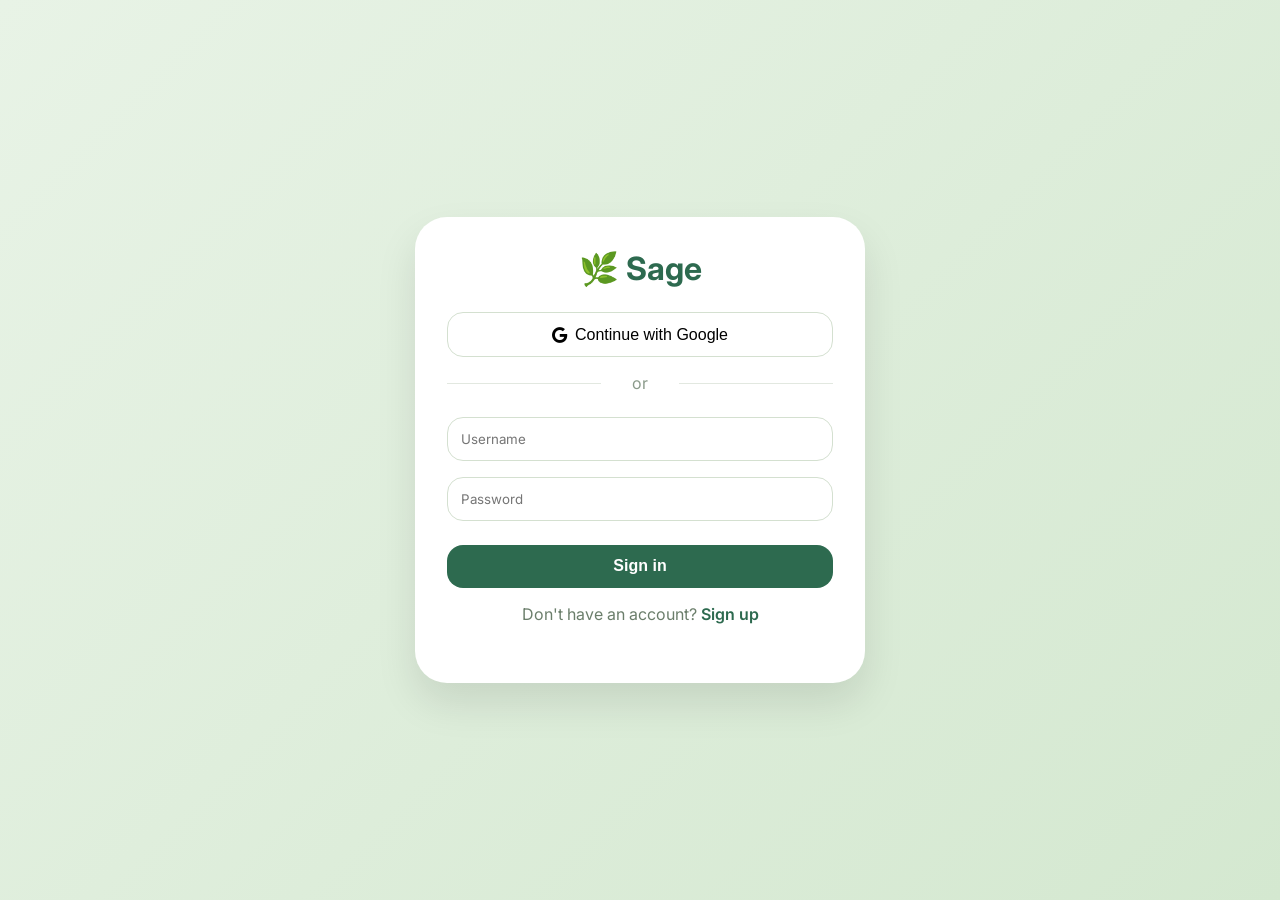
<file: frontend/login.html>
<!DOCTYPE html>
<html lang="en">
<head>
    <meta charset="UTF-8">
    <meta name="viewport" content="width=device-width, initial-scale=1.0">
    <title>Login | Sage</title>
    <link href="https://fonts.googleapis.com/css2?family=Inter:wght@300;400;500;600;700&display=swap" rel="stylesheet">
    <link rel="stylesheet" href="https://cdnjs.cloudflare.com/ajax/libs/font-awesome/6.0.0-beta3/css/all.min.css">
    <style>
        *{margin:0;padding:0;box-sizing:border-box}
        body{font-family:'Inter',sans-serif;background:linear-gradient(135deg,#e8f3e6,#d4e8d0);min-height:100vh;display:flex;align-items:center;justify-content:center}
        .login-card{background:white;border-radius:2rem;padding:2rem;width:450px;max-width:90%;box-shadow:0 20px 40px rgba(0,0,0,0.1)}
        .logo{text-align:center;margin-bottom:1.5rem}
        .logo h1{color:#2D6A4F;font-size:2rem}
        .google-btn{width:100%;padding:0.8rem;background:white;border:1px solid #D4E0D0;border-radius:1rem;font-size:1rem;font-weight:500;cursor:pointer;display:flex;align-items:center;justify-content:center;gap:0.5rem;margin-bottom:1rem}
        .google-btn:hover{background:#F5F7F2;border-color:#2D6A4F}
        .divider{text-align:center;margin:1rem 0;color:#8A9A8A;position:relative}
        .divider::before,.divider::after{content:'';position:absolute;top:50%;width:40%;height:1px;background:#E2E8E0}
        .divider::before{left:0}
        .divider::after{right:0}
        input{width:100%;padding:0.8rem;margin:0.5rem 0;border:1px solid #D4E0D0;border-radius:1rem;font-family:'Inter',sans-serif}
        input:focus{outline:none;border-color:#2D6A4F}
        .continue-btn{width:100%;padding:0.8rem;background:#2D6A4F;color:white;border:none;border-radius:1rem;font-size:1rem;font-weight:600;cursor:pointer;margin-top:1rem}
        .continue-btn:hover{background:#1B4D3E}
        .continue-btn:disabled{background:#8A9A8A;cursor:not-allowed}
        .switch-mode{text-align:center;margin-top:1rem;color:#6B7E6B}
        .switch-mode a{color:#2D6A4F;cursor:pointer;text-decoration:none;font-weight:600}
        .error{color:#DC2626;font-size:0.8rem;margin-top:0.5rem;text-align:center;min-height:1.2rem}
        .loading{text-align:center;color:#2D6A4F;font-size:0.85rem;margin-top:0.5rem;display:none}
    </style>
</head>
<body>
    <div class="login-card">
        <div class="logo">
            <h1>🌿 Sage</h1>
        </div>
        
        <button class="google-btn" id="googleLoginBtn">
            <i class="fab fa-google"></i> Continue with Google
        </button>
        
        <div class="divider">or</div>
        
        <input type="text" id="username" placeholder="Username">
        <input type="password" id="password" placeholder="Password">
        <button class="continue-btn" id="loginBtn">Sign in</button>

        <div class="loading" id="loading">⏳ Signing in...</div>
        
        <div class="switch-mode">
            <span id="switchText">Don't have an account?</span>
            <a id="switchLink">Sign up</a>
        </div>
        
        <div id="error" class="error"></div>
    </div>

    <script>
        const API_URL = 'https://sage-ai-based-mental-health-support-system-production.up.railway.app/api';
        let isLoginMode = true;

        // Handle OAuth errors from URL params
        const params = new URLSearchParams(window.location.search);
        const urlError = params.get('error');
        if (urlError === 'google_auth_failed') {
            document.getElementById('error').innerText = 'Google sign-in failed. Please try again.';
        } else if (urlError === 'google_oauth_not_configured') {
            document.getElementById('error').innerText = 'Google OAuth is not configured on the server yet.';
        }

        // Google login
     document.getElementById('googleLoginBtn').onclick = function() {
    window.location.href = 'https://sage-ai-based-mental-health-support-system-production.up.railway.app/api/auth/google';
};

        // Main login/register handler
        document.getElementById('loginBtn').onclick = async function() {
            const username = document.getElementById('username').value.trim();
            const password = document.getElementById('password').value.trim();
            const errorDiv = document.getElementById('error');
            const loadingDiv = document.getElementById('loading');
            const btn = document.getElementById('loginBtn');

            // Clear previous errors
            errorDiv.innerText = '';

            // Basic validation
            if (!username || !password) {
                errorDiv.innerText = 'Please enter username and password.';
                return;
            }

            const endpoint = isLoginMode ? `${API_URL}/auth/login` : `${API_URL}/auth/register`;

            // Show loading state
            btn.disabled = true;
            btn.innerText = isLoginMode ? 'Signing in...' : 'Signing up...';
            loadingDiv.style.display = 'block';

            try {
                const response = await fetch(endpoint, {
                    method: 'POST',
                    headers: { 'Content-Type': 'application/json' },
                    body: JSON.stringify({ username, password })
                });

                const data = await response.json();

                if (response.ok && data.success) {
                    // Save real token and user
                    localStorage.setItem('token', data.data.token);
                    localStorage.setItem('user', JSON.stringify(data.data.user));
                    window.location.href = 'dashboard.html';
                } else {
                    errorDiv.innerText = data.error || 'Invalid credentials. Please try again.';
                }
            } catch (err) {
                errorDiv.innerText = '⚠️ Cannot connect to server. Make sure the backend is running on port 5000.';
                console.error('Login error:', err);
            } finally {
                btn.disabled = false;
                btn.innerText = isLoginMode ? 'Sign in' : 'Sign up';
                loadingDiv.style.display = 'none';
            }
        };

        // Allow Enter key to submit
        document.addEventListener('keydown', function(e) {
            if (e.key === 'Enter') {
                document.getElementById('loginBtn').click();
            }
        });

        // Toggle login/signup mode
        document.getElementById('switchLink').onclick = function() {
            isLoginMode = !isLoginMode;
            const btn = document.getElementById('loginBtn');
            const switchText = document.getElementById('switchText');
            document.getElementById('error').innerText = '';

            if (isLoginMode) {
                btn.innerText = 'Sign in';
                switchText.innerText = "Don't have an account?";
                document.getElementById('switchLink').innerText = 'Sign up';
            } else {
                btn.innerText = 'Sign up';
                switchText.innerText = 'Already have an account?';
                document.getElementById('switchLink').innerText = 'Sign in';
            }
        };
    </script>
</body>
</html>
</file>
